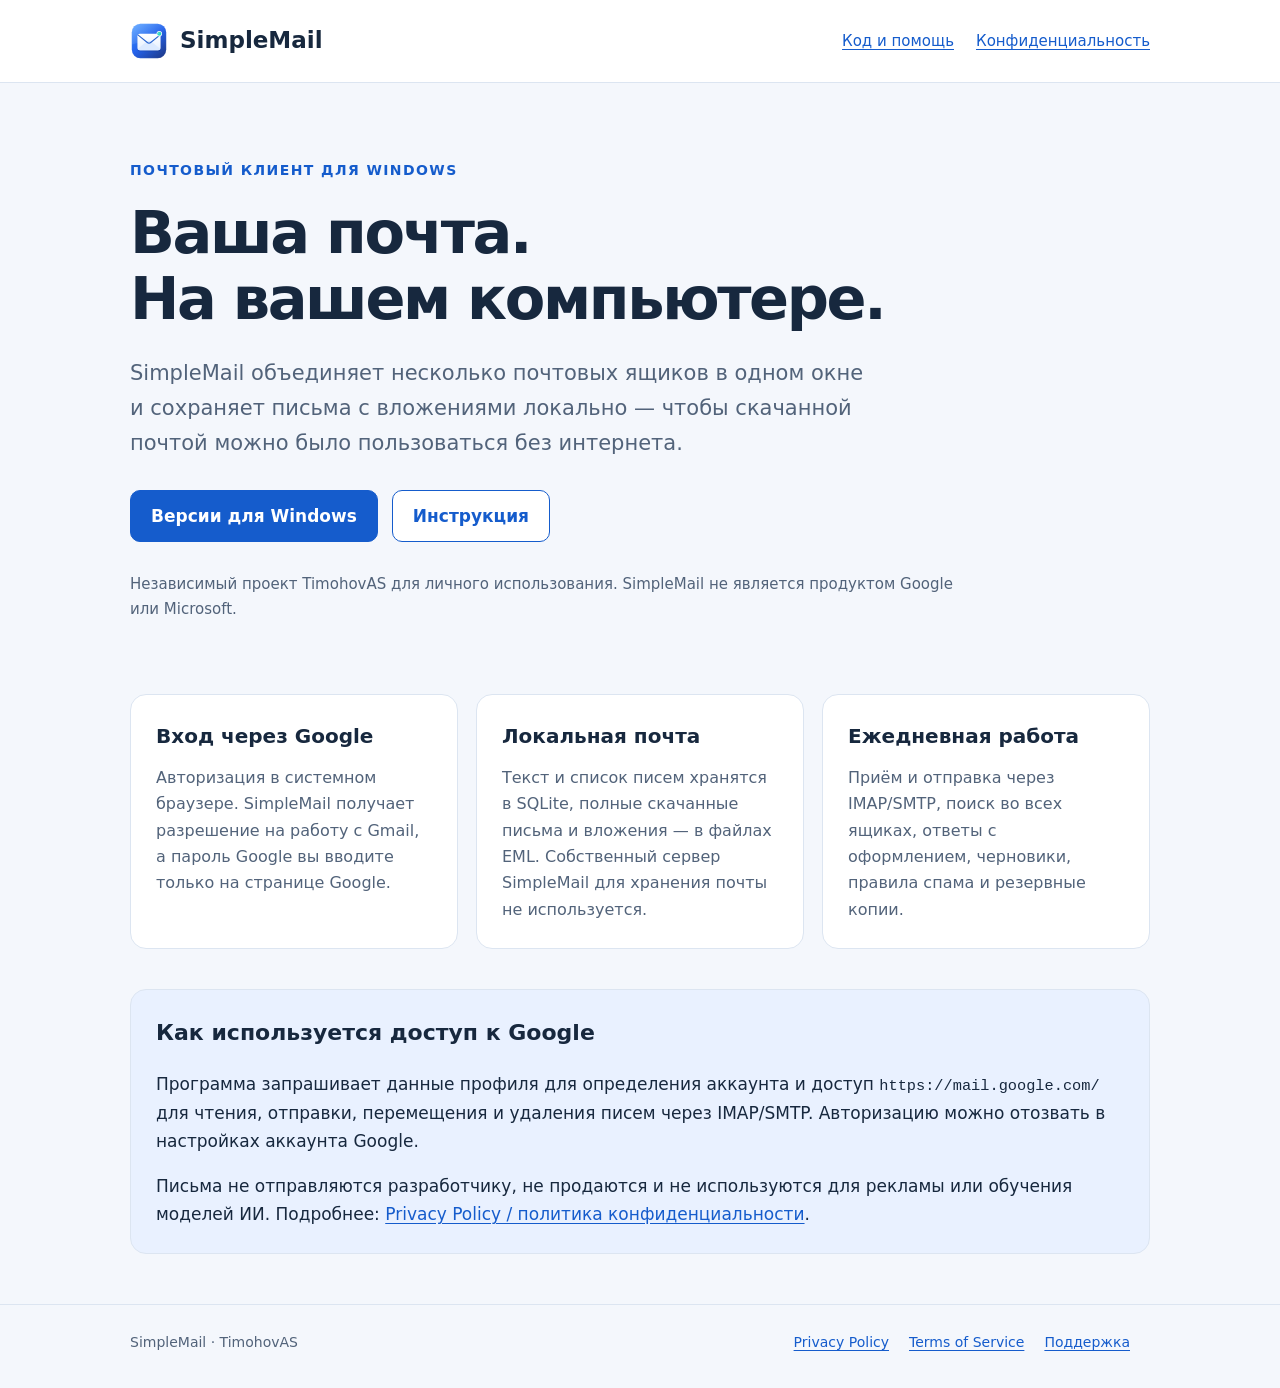
<file: docs/index.html>
<!doctype html>
<html lang="ru">
<head>
  <meta charset="utf-8">
  <meta name="viewport" content="width=device-width, initial-scale=1">
  <meta name="description" content="SimpleMail — почтовый клиент для Windows с локальным хранением писем и входом через Google.">
  <meta http-equiv="Content-Security-Policy" content="default-src 'none'; style-src 'self'; img-src 'self'; base-uri 'none'; form-action 'none'">
  <title>SimpleMail — почта на вашем компьютере</title>
  <link rel="icon" href="icon.svg" type="image/svg+xml">
  <link rel="stylesheet" href="style.css">
</head>
<body>
  <header><nav class="wrap" aria-label="Основная навигация">
    <a class="brand" href="./"><img src="icon.svg" alt="" width="38" height="38">SimpleMail</a>
    <div class="navlinks"><a href="https://github.com/TimohovAS/SimpleMail">Код и помощь</a><a href="privacy.html">Конфиденциальность</a></div>
  </nav></header>
  <main class="wrap">
    <section class="hero">
      <div class="eyebrow">Почтовый клиент для Windows</div>
      <h1>Ваша почта.<br>На вашем компьютере.</h1>
      <p class="lead">SimpleMail объединяет несколько почтовых ящиков в одном окне и сохраняет письма с вложениями локально — чтобы скачанной почтой можно было пользоваться без интернета.</p>
      <div class="actions"><a class="button" href="https://github.com/TimohovAS/SimpleMail/releases">Версии для Windows</a><a class="button secondary" href="https://github.com/TimohovAS/SimpleMail#readme">Инструкция</a></div>
      <p class="small">Независимый проект TimohovAS для личного использования. SimpleMail не является продуктом Google или Microsoft.</p>
    </section>
    <section class="cards" aria-label="Возможности">
      <article class="card"><h2>Вход через Google</h2><p>Авторизация в системном браузере. SimpleMail получает разрешение на работу с Gmail, а пароль Google вы вводите только на странице Google.</p></article>
      <article class="card"><h2>Локальная почта</h2><p>Текст и список писем хранятся в SQLite, полные скачанные письма и вложения — в файлах EML. Собственный сервер SimpleMail для хранения почты не используется.</p></article>
      <article class="card"><h2>Ежедневная работа</h2><p>Приём и отправка через IMAP/SMTP, поиск во всех ящиках, ответы с оформлением, черновики, правила спама и резервные копии.</p></article>
    </section>
    <section class="notice" aria-labelledby="google-data">
      <h2 id="google-data">Как используется доступ к Google</h2>
      <p>Программа запрашивает данные профиля для определения аккаунта и доступ <code>https://mail.google.com/</code> для чтения, отправки, перемещения и удаления писем через IMAP/SMTP. Авторизацию можно отозвать в настройках аккаунта Google.</p>
      <p>Письма не отправляются разработчику, не продаются и не используются для рекламы или обучения моделей ИИ. Подробнее: <a href="privacy.html">Privacy Policy / политика конфиденциальности</a>.</p>
    </section>
  </main>
  <footer><div class="wrap"><span>SimpleMail · TimohovAS</span><div><a href="privacy.html">Privacy Policy</a><a href="terms.html">Terms of Service</a><a href="https://github.com/TimohovAS/SimpleMail/issues">Поддержка</a></div></div></footer>
</body>
</html>
</file>
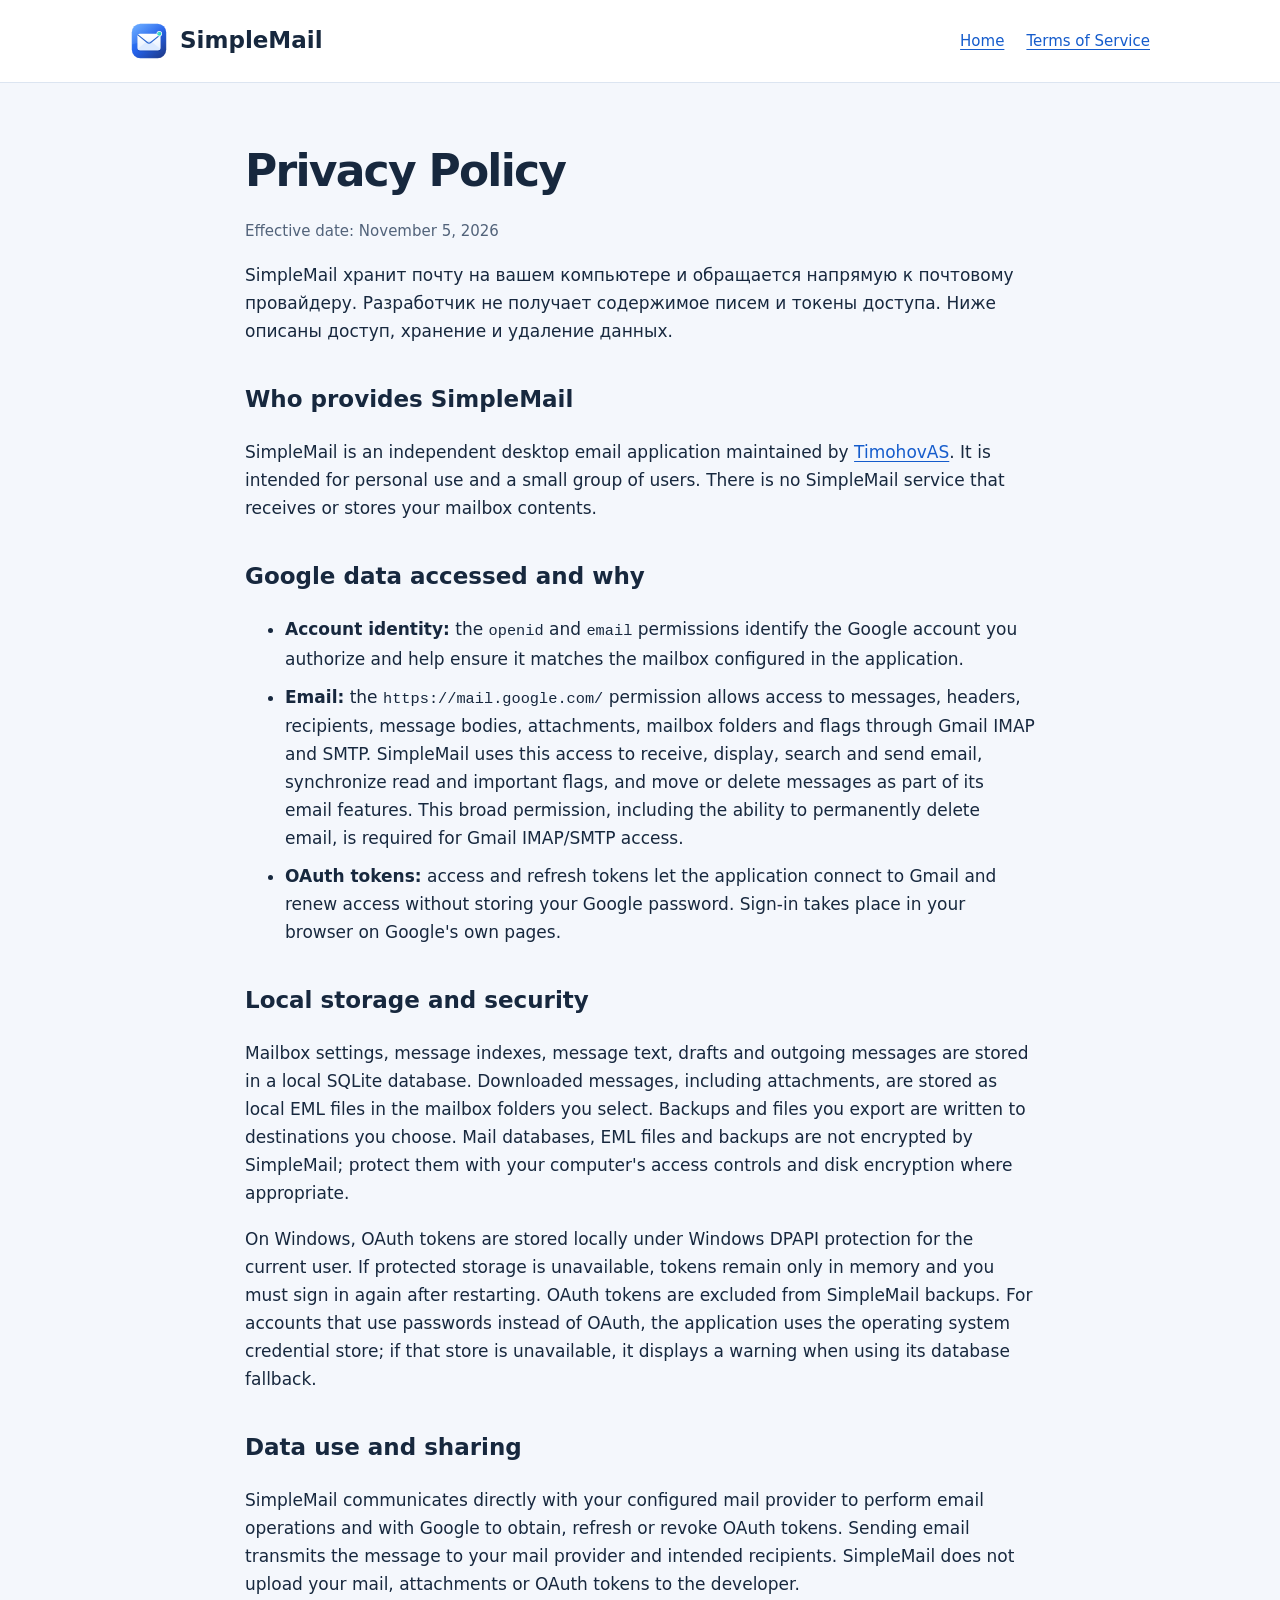
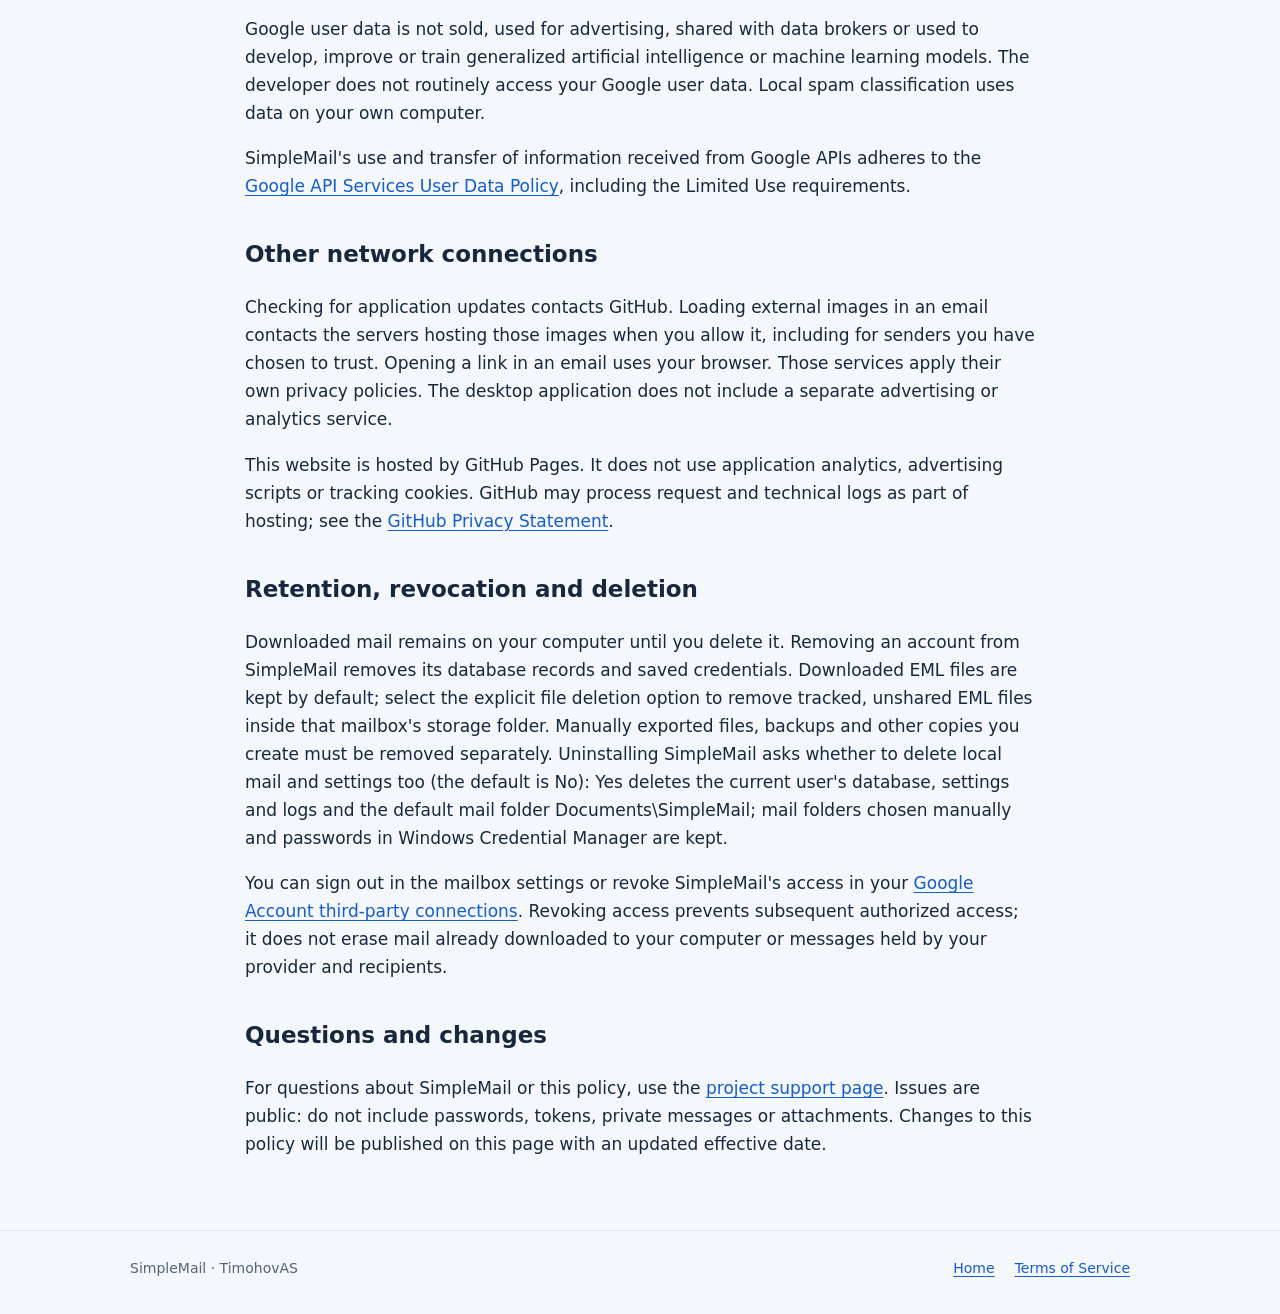
<file: docs/privacy.html>
<!doctype html>
<html lang="en">
<head>
  <meta charset="utf-8">
  <meta name="viewport" content="width=device-width, initial-scale=1">
  <meta http-equiv="Content-Security-Policy" content="default-src 'none'; style-src 'self'; img-src 'self'; base-uri 'none'; form-action 'none'">
  <title>Privacy Policy — SimpleMail</title>
  <link rel="icon" href="icon.svg" type="image/svg+xml">
  <link rel="stylesheet" href="style.css">
</head>
<body>
  <header><nav class="wrap" aria-label="Main navigation"><a class="brand" href="./"><img src="icon.svg" alt="" width="38" height="38">SimpleMail</a><div class="navlinks"><a href="./">Home</a><a href="terms.html">Terms of Service</a></div></nav></header>
  <main class="wrap document">
    <h1>Privacy Policy</h1>
    <p class="date">Effective date: November 5, 2026</p>
    <p lang="ru">SimpleMail хранит почту на вашем компьютере и обращается напрямую к почтовому провайдеру. Разработчик не получает содержимое писем и токены доступа. Ниже описаны доступ, хранение и удаление данных.</p>
    <h2>Who provides SimpleMail</h2>
    <p>SimpleMail is an independent desktop email application maintained by <a href="https://github.com/TimohovAS">TimohovAS</a>. It is intended for personal use and a small group of users. There is no SimpleMail service that receives or stores your mailbox contents.</p>
    <h2>Google data accessed and why</h2>
    <ul>
      <li><strong>Account identity:</strong> the <code>openid</code> and <code>email</code> permissions identify the Google account you authorize and help ensure it matches the mailbox configured in the application.</li>
      <li><strong>Email:</strong> the <code>https://mail.google.com/</code> permission allows access to messages, headers, recipients, message bodies, attachments, mailbox folders and flags through Gmail IMAP and SMTP. SimpleMail uses this access to receive, display, search and send email, synchronize read and important flags, and move or delete messages as part of its email features. This broad permission, including the ability to permanently delete email, is required for Gmail IMAP/SMTP access.</li>
      <li><strong>OAuth tokens:</strong> access and refresh tokens let the application connect to Gmail and renew access without storing your Google password. Sign-in takes place in your browser on Google's own pages.</li>
    </ul>
    <h2>Local storage and security</h2>
    <p>Mailbox settings, message indexes, message text, drafts and outgoing messages are stored in a local SQLite database. Downloaded messages, including attachments, are stored as local EML files in the mailbox folders you select. Backups and files you export are written to destinations you choose. Mail databases, EML files and backups are not encrypted by SimpleMail; protect them with your computer's access controls and disk encryption where appropriate.</p>
    <p>On Windows, OAuth tokens are stored locally under Windows DPAPI protection for the current user. If protected storage is unavailable, tokens remain only in memory and you must sign in again after restarting. OAuth tokens are excluded from SimpleMail backups. For accounts that use passwords instead of OAuth, the application uses the operating system credential store; if that store is unavailable, it displays a warning when using its database fallback.</p>
    <h2>Data use and sharing</h2>
    <p>SimpleMail communicates directly with your configured mail provider to perform email operations and with Google to obtain, refresh or revoke OAuth tokens. Sending email transmits the message to your mail provider and intended recipients. SimpleMail does not upload your mail, attachments or OAuth tokens to the developer.</p>
    <p>Google user data is not sold, used for advertising, shared with data brokers or used to develop, improve or train generalized artificial intelligence or machine learning models. The developer does not routinely access your Google user data. Local spam classification uses data on your own computer.</p>
    <p>SimpleMail's use and transfer of information received from Google APIs adheres to the <a href="https://developers.google.com/terms/api-services-user-data-policy">Google API Services User Data Policy</a>, including the Limited Use requirements.</p>
    <h2>Other network connections</h2>
    <p>Checking for application updates contacts GitHub. Loading external images in an email contacts the servers hosting those images when you allow it, including for senders you have chosen to trust. Opening a link in an email uses your browser. Those services apply their own privacy policies. The desktop application does not include a separate advertising or analytics service.</p>
    <p>This website is hosted by GitHub Pages. It does not use application analytics, advertising scripts or tracking cookies. GitHub may process request and technical logs as part of hosting; see the <a href="https://docs.github.com/en/site-policy/privacy-policies/github-general-privacy-statement">GitHub Privacy Statement</a>.</p>
    <h2>Retention, revocation and deletion</h2>
    <p>Downloaded mail remains on your computer until you delete it. Removing an account from SimpleMail removes its database records and saved credentials. Downloaded EML files are kept by default; select the explicit file deletion option to remove tracked, unshared EML files inside that mailbox's storage folder. Manually exported files, backups and other copies you create must be removed separately. Uninstalling SimpleMail asks whether to delete local mail and settings too (the default is No): Yes deletes the current user's database, settings and logs and the default mail folder Documents\SimpleMail; mail folders chosen manually and passwords in Windows Credential Manager are kept.</p>
    <p>You can sign out in the mailbox settings or revoke SimpleMail's access in your <a href="https://myaccount.google.com/connections">Google Account third-party connections</a>. Revoking access prevents subsequent authorized access; it does not erase mail already downloaded to your computer or messages held by your provider and recipients.</p>
    <h2>Questions and changes</h2>
    <p>For questions about SimpleMail or this policy, use the <a href="https://github.com/TimohovAS/SimpleMail/issues">project support page</a>. Issues are public: do not include passwords, tokens, private messages or attachments. Changes to this policy will be published on this page with an updated effective date.</p>
  </main>
  <footer><div class="wrap"><span>SimpleMail · TimohovAS</span><div><a href="./">Home</a><a href="terms.html">Terms of Service</a></div></div></footer>
</body>
</html>
</file>
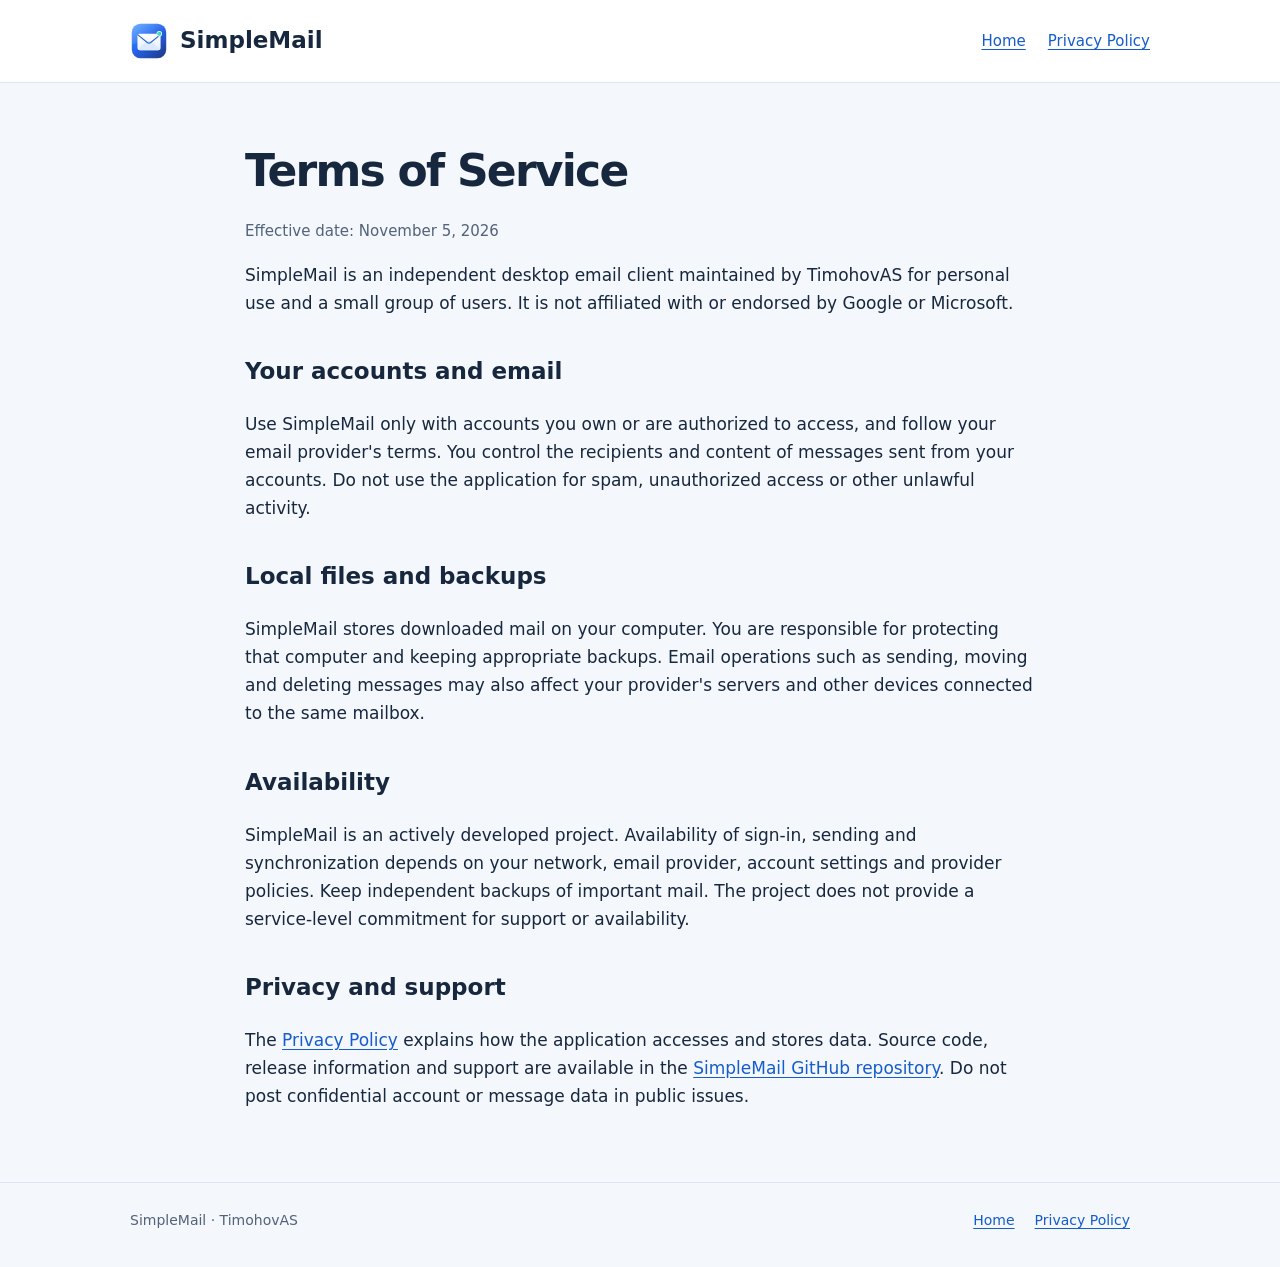
<file: docs/terms.html>
<!doctype html>
<html lang="en">
<head>
  <meta charset="utf-8">
  <meta name="viewport" content="width=device-width, initial-scale=1">
  <meta http-equiv="Content-Security-Policy" content="default-src 'none'; style-src 'self'; img-src 'self'; base-uri 'none'; form-action 'none'">
  <title>Terms of Service — SimpleMail</title>
  <link rel="icon" href="icon.svg" type="image/svg+xml">
  <link rel="stylesheet" href="style.css">
</head>
<body>
  <header><nav class="wrap" aria-label="Main navigation"><a class="brand" href="./"><img src="icon.svg" alt="" width="38" height="38">SimpleMail</a><div class="navlinks"><a href="./">Home</a><a href="privacy.html">Privacy Policy</a></div></nav></header>
  <main class="wrap document">
    <h1>Terms of Service</h1>
    <p class="date">Effective date: November 5, 2026</p>
    <p>SimpleMail is an independent desktop email client maintained by TimohovAS for personal use and a small group of users. It is not affiliated with or endorsed by Google or Microsoft.</p>
    <h2>Your accounts and email</h2>
    <p>Use SimpleMail only with accounts you own or are authorized to access, and follow your email provider's terms. You control the recipients and content of messages sent from your accounts. Do not use the application for spam, unauthorized access or other unlawful activity.</p>
    <h2>Local files and backups</h2>
    <p>SimpleMail stores downloaded mail on your computer. You are responsible for protecting that computer and keeping appropriate backups. Email operations such as sending, moving and deleting messages may also affect your provider's servers and other devices connected to the same mailbox.</p>
    <h2>Availability</h2>
    <p>SimpleMail is an actively developed project. Availability of sign-in, sending and synchronization depends on your network, email provider, account settings and provider policies. Keep independent backups of important mail. The project does not provide a service-level commitment for support or availability.</p>
    <h2>Privacy and support</h2>
    <p>The <a href="privacy.html">Privacy Policy</a> explains how the application accesses and stores data. Source code, release information and support are available in the <a href="https://github.com/TimohovAS/SimpleMail">SimpleMail GitHub repository</a>. Do not post confidential account or message data in public issues.</p>
  </main>
  <footer><div class="wrap"><span>SimpleMail · TimohovAS</span><div><a href="./">Home</a><a href="privacy.html">Privacy Policy</a></div></div></footer>
</body>
</html>
</file>
<file: docs/style.css>
:root { color-scheme: light dark; --bg: #f4f7fc; --paper: #fff; --ink: #17283e; --muted: #52637a; --line: #dce5f1; --blue: #155ccc; --soft: #e9f1ff; }
* { box-sizing: border-box; }
body { margin: 0; background: var(--bg); color: var(--ink); font: 17px/1.65 system-ui, -apple-system, "Segoe UI", sans-serif; }
a { color: var(--blue); text-underline-offset: .18em; }
a:focus-visible { outline: 3px solid var(--blue); outline-offset: 5px; }
.wrap { width: min(100% - 40px, 1020px); margin: auto; }
header { border-bottom: 1px solid var(--line); background: var(--paper); }
nav { display: flex; align-items: center; justify-content: space-between; gap: 20px; padding: 22px 0; }
.brand { display: inline-flex; align-items: center; gap: 12px; color: var(--ink); font-weight: 750; font-size: 23px; text-decoration: none; }
.brand img { width: 38px; height: 38px; }
.navlinks { display: flex; flex-wrap: wrap; gap: 22px; font-size: 15px; }
.hero { padding: 76px 0 42px; max-width: 850px; }
.eyebrow { color: var(--blue); font-weight: 700; font-size: 14px; letter-spacing: .1em; text-transform: uppercase; }
h1 { font-size: clamp(35px, 6vw, 59px); line-height: 1.12; letter-spacing: -.04em; margin: 18px 0 24px; }
.lead { font-size: 21px; color: var(--muted); max-width: 740px; }
.actions { display: flex; flex-wrap: wrap; gap: 14px; margin: 30px 0; }
.button { display: inline-block; padding: 11px 20px; border: 1px solid var(--blue); border-radius: 10px; color: #fff; background: var(--blue); text-decoration: none; font-weight: 650; }
.button.secondary { color: var(--blue); background: var(--paper); }
.cards { display: grid; grid-template-columns: repeat(3, 1fr); gap: 18px; margin: 15px 0 40px; }
.card, .notice { padding: 25px; background: var(--paper); border: 1px solid var(--line); border-radius: 16px; }
.card h2 { font-size: 20px; margin: 0 0 12px; }
.card p { margin: 0; color: var(--muted); font-size: 16px; }
.notice { background: var(--soft); margin-bottom: 50px; }
.notice h2 { margin-top: 0; font-size: 22px; }
.notice p:last-child { margin-bottom: 0; }
.document { max-width: 790px; padding-top: 45px; padding-bottom: 55px; }
.document h1 { font-size: clamp(32px, 5vw, 44px); }
.document h2 { font-size: 23px; margin-top: 36px; }
.document li { margin-bottom: 10px; }
.date, .small { color: var(--muted); font-size: 15px; }
code { overflow-wrap: anywhere; font-size: .9em; }
footer { padding: 26px 0 35px; border-top: 1px solid var(--line); color: var(--muted); font-size: 14px; }
footer .wrap { display: flex; justify-content: space-between; flex-wrap: wrap; gap: 15px; }
footer a { margin-right: 20px; }
@media (max-width: 720px) { .cards { grid-template-columns: 1fr; } nav { align-items: flex-start; flex-direction: column; } .hero { padding-top: 42px; } .lead { font-size: 19px; } }
@media (prefers-color-scheme: dark) { :root { --bg: #101923; --paper: #172330; --ink: #e9f0fa; --muted: #b4c4d8; --line: #34475e; --blue: #8bbaff; --soft: #1b304c; } .button { color: #10213d; } .button.secondary { color: var(--blue); } }
</file>
